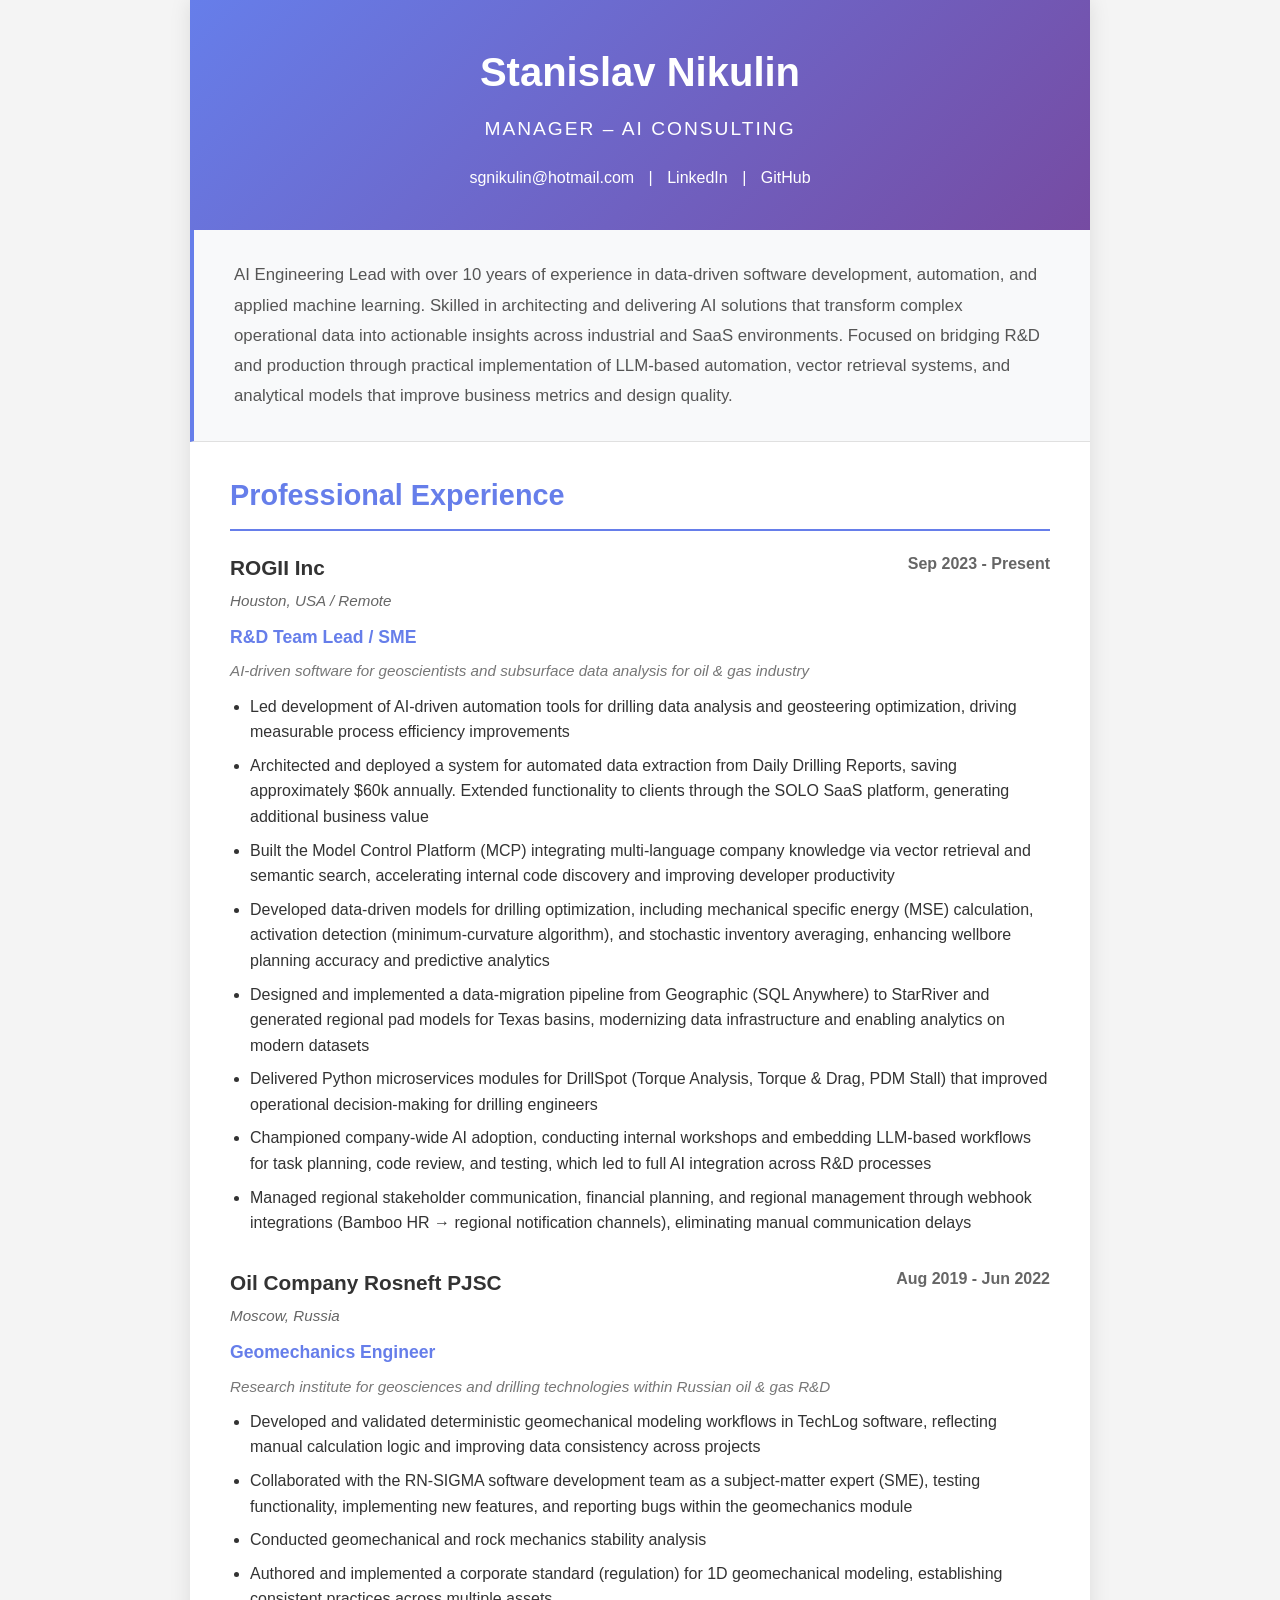
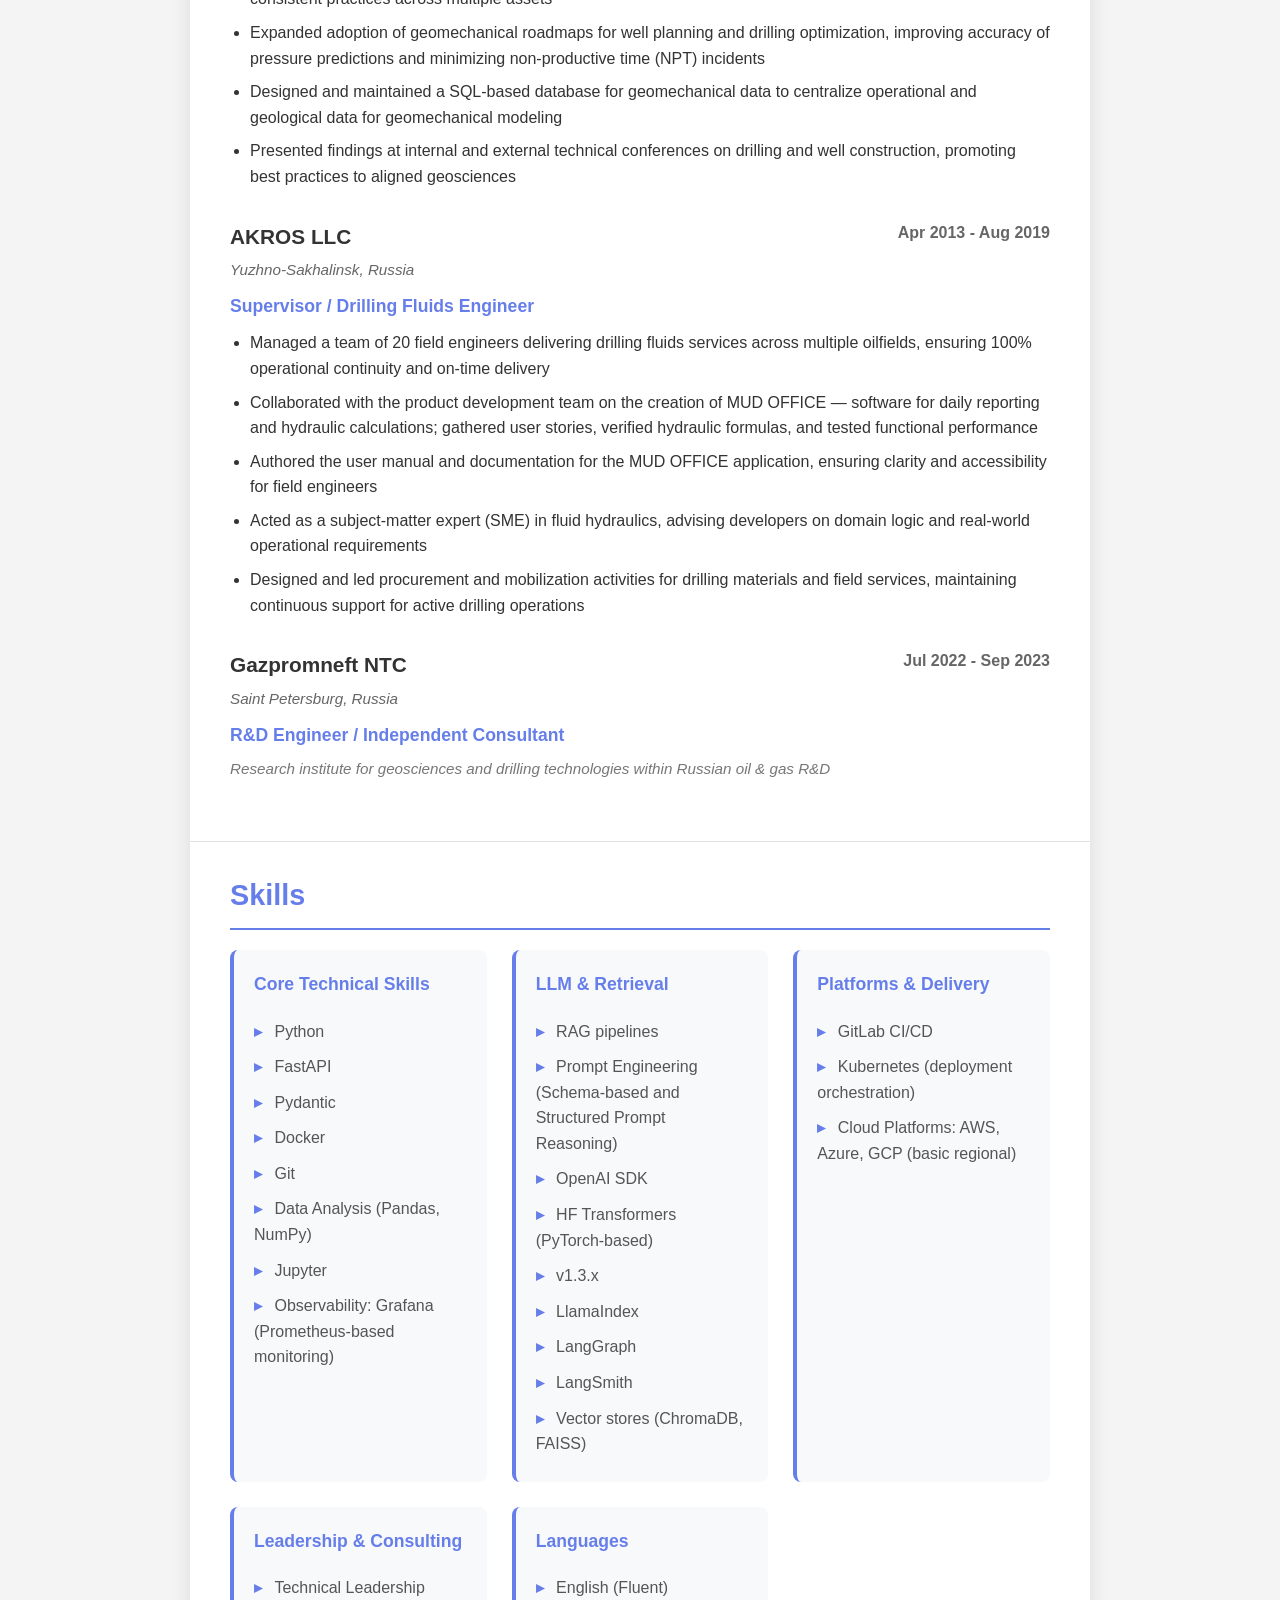
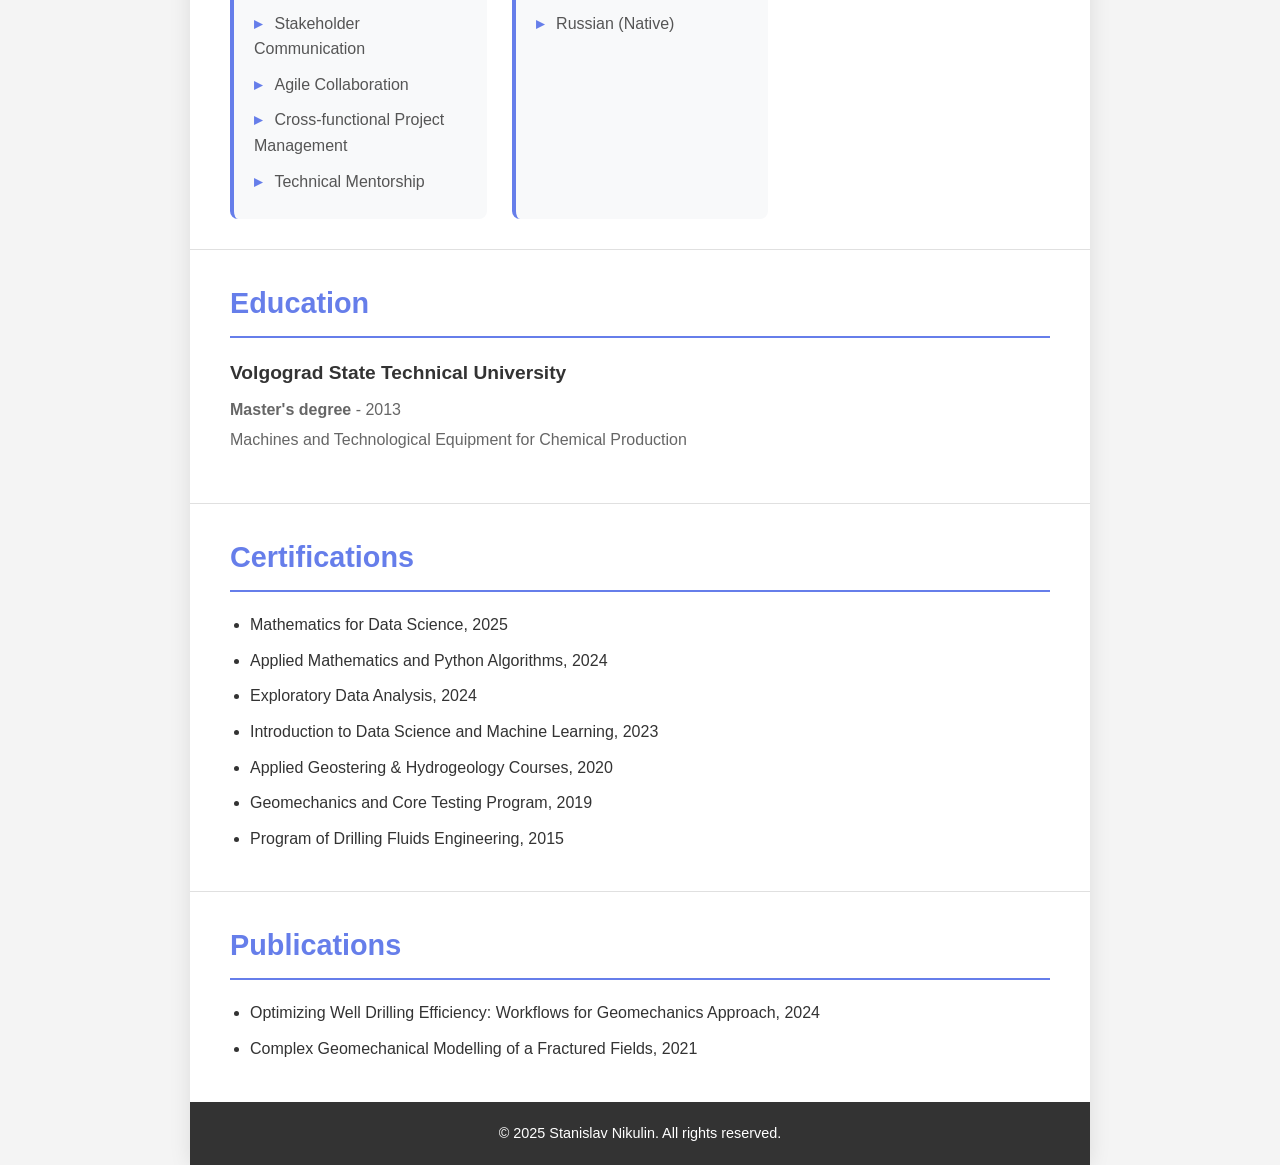
<file: index.html>
<!DOCTYPE html>
<html lang="en">
<head>
    <meta charset="UTF-8">
    <meta name="viewport" content="width=device-width, initial-scale=1.0">
    <meta name="description" content="Stanislav Nikulin - AI Engineering Lead with 10+ years of experience in data-driven software development, automation, and applied machine learning">
    <meta property="og:title" content="Stanislav Nikulin - AI Consulting Manager">
    <meta property="og:description" content="AI Engineering Lead with 10+ years of experience in data-driven software development, automation, and applied machine learning">
    <meta property="og:type" content="website">
    <meta name="twitter:card" content="summary">
    <meta name="twitter:title" content="Stanislav Nikulin - AI Consulting Manager">
    <meta name="twitter:description" content="AI Engineering Lead with 10+ years of experience in data-driven software development">
    <title>Stanislav Nikulin - AI Consulting Manager</title>
    <link rel="stylesheet" href="./styles.css">
</head>
<body>
    <div class="container">
        <!-- Header Section -->
        <header>
            <h1>Stanislav Nikulin</h1>
            <p class="subtitle">MANAGER – AI CONSULTING</p>
            <div class="contact-info">
                <a href="mailto:sgnikulin@hotmail.com">sgnikulin@hotmail.com</a>
                <span class="separator">|</span>
                <a href="https://www.linkedin.com/in/stanislav-nikulin-" target="_blank">LinkedIn</a>
                <span class="separator">|</span>
                <a href="https://github.com/Devenir-Glorieux" target="_blank">GitHub</a>
            </div>
        </header>

        <!-- Summary Section -->
        <section class="summary">
            <p>AI Engineering Lead with over 10 years of experience in data-driven software development, automation, and applied machine learning. Skilled in architecting and delivering AI solutions that transform complex operational data into actionable insights across industrial and SaaS environments. Focused on bridging R&D and production through practical implementation of LLM-based automation, vector retrieval systems, and analytical models that improve business metrics and design quality.</p>
        </section>

        <!-- Professional Experience Section -->
        <section class="experience">
            <h2>Professional Experience</h2>
            
            <div class="job">
                <div class="job-header">
                    <div>
                        <h3>ROGII Inc</h3>
                        <p class="location">Houston, USA / Remote</p>
                    </div>
                    <p class="date">Sep 2023 - Present</p>
                </div>
                <h4>R&D Team Lead / SME</h4>
                <p class="job-description">AI-driven software for geoscientists and subsurface data analysis for oil & gas industry</p>
                <ul>
                    <li>Led development of AI-driven automation tools for drilling data analysis and geosteering optimization, driving measurable process efficiency improvements</li>
                    <li>Architected and deployed a system for automated data extraction from Daily Drilling Reports, saving approximately $60k annually. Extended functionality to clients through the SOLO SaaS platform, generating additional business value</li>
                    <li>Built the Model Control Platform (MCP) integrating multi-language company knowledge via vector retrieval and semantic search, accelerating internal code discovery and improving developer productivity</li>
                    <li>Developed data-driven models for drilling optimization, including mechanical specific energy (MSE) calculation, activation detection (minimum-curvature algorithm), and stochastic inventory averaging, enhancing wellbore planning accuracy and predictive analytics</li>
                    <li>Designed and implemented a data-migration pipeline from Geographic (SQL Anywhere) to StarRiver and generated regional pad models for Texas basins, modernizing data infrastructure and enabling analytics on modern datasets</li>
                    <li>Delivered Python microservices modules for DrillSpot (Torque Analysis, Torque & Drag, PDM Stall) that improved operational decision-making for drilling engineers</li>
                    <li>Championed company-wide AI adoption, conducting internal workshops and embedding LLM-based workflows for task planning, code review, and testing, which led to full AI integration across R&D processes</li>
                    <li>Managed regional stakeholder communication, financial planning, and regional management through webhook integrations (Bamboo HR → regional notification channels), eliminating manual communication delays</li>
                </ul>
            </div>

            <div class="job">
                <div class="job-header">
                    <div>
                        <h3>Oil Company Rosneft PJSC</h3>
                        <p class="location">Moscow, Russia</p>
                    </div>
                    <p class="date">Aug 2019 - Jun 2022</p>
                </div>
                <h4>Geomechanics Engineer</h4>
                <p class="job-description">Research institute for geosciences and drilling technologies within Russian oil & gas R&D</p>
                <ul>
                    <li>Developed and validated deterministic geomechanical modeling workflows in TechLog software, reflecting manual calculation logic and improving data consistency across projects</li>
                    <li>Collaborated with the RN-SIGMA software development team as a subject-matter expert (SME), testing functionality, implementing new features, and reporting bugs within the geomechanics module</li>
                    <li>Conducted geomechanical and rock mechanics stability analysis</li>
                    <li>Authored and implemented a corporate standard (regulation) for 1D geomechanical modeling, establishing consistent practices across multiple assets</li>
                    <li>Expanded adoption of geomechanical roadmaps for well planning and drilling optimization, improving accuracy of pressure predictions and minimizing non-productive time (NPT) incidents</li>
                    <li>Designed and maintained a SQL-based database for geomechanical data to centralize operational and geological data for geomechanical modeling</li>
                    <li>Presented findings at internal and external technical conferences on drilling and well construction, promoting best practices to aligned geosciences</li>
                </ul>
            </div>

            <div class="job">
                <div class="job-header">
                    <div>
                        <h3>AKROS LLC</h3>
                        <p class="location">Yuzhno-Sakhalinsk, Russia</p>
                    </div>
                    <p class="date">Apr 2013 - Aug 2019</p>
                </div>
                <h4>Supervisor / Drilling Fluids Engineer</h4>
                <ul>
                    <li>Managed a team of 20 field engineers delivering drilling fluids services across multiple oilfields, ensuring 100% operational continuity and on-time delivery</li>
                    <li>Collaborated with the product development team on the creation of MUD OFFICE — software for daily reporting and hydraulic calculations; gathered user stories, verified hydraulic formulas, and tested functional performance</li>
                    <li>Authored the user manual and documentation for the MUD OFFICE application, ensuring clarity and accessibility for field engineers</li>
                    <li>Acted as a subject-matter expert (SME) in fluid hydraulics, advising developers on domain logic and real-world operational requirements</li>
                    <li>Designed and led procurement and mobilization activities for drilling materials and field services, maintaining continuous support for active drilling operations</li>
                </ul>
            </div>

            <div class="job">
                <div class="job-header">
                    <div>
                        <h3>Gazpromneft NTC</h3>
                        <p class="location">Saint Petersburg, Russia</p>
                    </div>
                    <p class="date">Jul 2022 - Sep 2023</p>
                </div>
                <h4>R&D Engineer / Independent Consultant</h4>
                <p class="job-description">Research institute for geosciences and drilling technologies within Russian oil & gas R&D</p>
            </div>
        </section>

        <!-- Skills Section -->
        <section class="skills">
            <h2>Skills</h2>
            
            <div class="skills-grid">
                <div class="skill-category">
                    <h3>Core Technical Skills</h3>
                    <ul>
                        <li>Python</li>
                        <li>FastAPI</li>
                        <li>Pydantic</li>
                        <li>Docker</li>
                        <li>Git</li>
                        <li>Data Analysis (Pandas, NumPy)</li>
                        <li>Jupyter</li>
                        <li>Observability: Grafana (Prometheus-based monitoring)</li>
                    </ul>
                </div>

                <div class="skill-category">
                    <h3>LLM & Retrieval</h3>
                    <ul>
                        <li>RAG pipelines</li>
                        <li>Prompt Engineering (Schema-based and Structured Prompt Reasoning)</li>
                        <li>OpenAI SDK</li>
                        <li>HF Transformers (PyTorch-based)</li>
                        <li>v1.3.x</li>
                        <li>LlamaIndex</li>
                        <li>LangGraph</li>
                        <li>LangSmith</li>
                        <li>Vector stores (ChromaDB, FAISS)</li>
                    </ul>
                </div>

                <div class="skill-category">
                    <h3>Platforms & Delivery</h3>
                    <ul>
                        <li>GitLab CI/CD</li>
                        <li>Kubernetes (deployment orchestration)</li>
                        <li>Cloud Platforms: AWS, Azure, GCP (basic regional)</li>
                    </ul>
                </div>

                <div class="skill-category">
                    <h3>Leadership & Consulting</h3>
                    <ul>
                        <li>Technical Leadership</li>
                        <li>Stakeholder Communication</li>
                        <li>Agile Collaboration</li>
                        <li>Cross-functional Project Management</li>
                        <li>Technical Mentorship</li>
                    </ul>
                </div>

                <div class="skill-category">
                    <h3>Languages</h3>
                    <ul>
                        <li>English (Fluent)</li>
                        <li>Russian (Native)</li>
                    </ul>
                </div>
            </div>
        </section>

        <!-- Education Section -->
        <section class="education">
            <h2>Education</h2>
            <div class="education-item">
                <h3>Volgograd State Technical University</h3>
                <p><strong>Master's degree</strong> - 2013</p>
                <p>Machines and Technological Equipment for Chemical Production</p>
            </div>
        </section>

        <!-- Certifications Section -->
        <section class="certifications">
            <h2>Certifications</h2>
            <ul>
                <li>Mathematics for Data Science, 2025</li>
                <li>Applied Mathematics and Python Algorithms, 2024</li>
                <li>Exploratory Data Analysis, 2024</li>
                <li>Introduction to Data Science and Machine Learning, 2023</li>
                <li>Applied Geostering & Hydrogeology Courses, 2020</li>
                <li>Geomechanics and Core Testing Program, 2019</li>
                <li>Program of Drilling Fluids Engineering, 2015</li>
            </ul>
        </section>

        <!-- Publications Section -->
        <section class="publications">
            <h2>Publications</h2>
            <ul>
                <li>Optimizing Well Drilling Efficiency: Workflows for Geomechanics Approach, 2024</li>
                <li>Complex Geomechanical Modelling of a Fractured Fields, 2021</li>
            </ul>
        </section>

        <!-- Footer -->
        <footer>
            <p>&copy; 2025 Stanislav Nikulin. All rights reserved.</p>
        </footer>
    </div>
</body>
</html>
</file>
<file: styles.css>
/* Reset and Base Styles */
* {
    margin: 0;
    padding: 0;
    box-sizing: border-box;
}

body {
    font-family: 'Segoe UI', Tahoma, Geneva, Verdana, sans-serif;
    line-height: 1.6;
    color: #333;
    background-color: #f4f4f4;
}

.container {
    max-width: 900px;
    margin: 0 auto;
    background-color: white;
    box-shadow: 0 0 20px rgba(0, 0, 0, 0.1);
}

/* Header Styles */
header {
    background: linear-gradient(135deg, #667eea 0%, #764ba2 100%);
    color: white;
    padding: 40px;
    text-align: center;
}

header h1 {
    font-size: 2.5em;
    margin-bottom: 10px;
    font-weight: 600;
}

.subtitle {
    font-size: 1.2em;
    margin-bottom: 20px;
    letter-spacing: 2px;
    font-weight: 300;
}

.contact-info {
    font-size: 1em;
    margin-top: 15px;
}

.contact-info a {
    color: white;
    text-decoration: none;
    transition: opacity 0.3s;
}

.contact-info a:hover {
    opacity: 0.8;
    text-decoration: underline;
}

.separator {
    margin: 0 10px;
}

/* Summary Section */
.summary {
    padding: 30px 40px;
    background-color: #f8f9fa;
    border-left: 4px solid #667eea;
}

.summary p {
    font-size: 1.05em;
    line-height: 1.8;
    color: #555;
}

/* Section Styles */
section {
    padding: 30px 40px;
    border-bottom: 1px solid #e0e0e0;
}

section:last-of-type {
    border-bottom: none;
}

h2 {
    color: #667eea;
    font-size: 1.8em;
    margin-bottom: 20px;
    padding-bottom: 10px;
    border-bottom: 2px solid #667eea;
}

/* Experience Section */
.job {
    margin-bottom: 30px;
}

.job-header {
    display: flex;
    justify-content: space-between;
    align-items: flex-start;
    margin-bottom: 10px;
}

.job h3 {
    color: #333;
    font-size: 1.3em;
    margin-bottom: 5px;
}

.job h4 {
    color: #667eea;
    font-size: 1.1em;
    margin-bottom: 8px;
    font-weight: 600;
}

.location {
    color: #666;
    font-style: italic;
    font-size: 0.95em;
}

.date {
    color: #666;
    font-weight: 600;
    white-space: nowrap;
}

.job-description {
    color: #777;
    font-style: italic;
    margin-bottom: 10px;
    font-size: 0.95em;
}

.job ul {
    margin-left: 20px;
    margin-top: 10px;
}

.job li {
    margin-bottom: 8px;
    line-height: 1.6;
}

/* Skills Section */
.skills-grid {
    display: grid;
    grid-template-columns: repeat(auto-fit, minmax(250px, 1fr));
    gap: 25px;
}

.skill-category {
    background-color: #f8f9fa;
    padding: 20px;
    border-radius: 8px;
    border-left: 4px solid #667eea;
}

.skill-category h3 {
    color: #667eea;
    font-size: 1.1em;
    margin-bottom: 15px;
}

.skill-category ul {
    list-style: none;
}

.skill-category li {
    padding: 5px 0;
    color: #555;
}

.skill-category li:before {
    content: "▸ ";
    color: #667eea;
    font-weight: bold;
    margin-right: 8px;
}

/* Education Section */
.education-item {
    margin-bottom: 20px;
}

.education-item h3 {
    color: #333;
    font-size: 1.2em;
    margin-bottom: 8px;
}

.education-item p {
    color: #666;
    margin-bottom: 5px;
}

/* Certifications Section */
.certifications ul,
.publications ul {
    margin-left: 20px;
}

.certifications li,
.publications li {
    margin-bottom: 10px;
    line-height: 1.6;
}

.publications a {
    color: #667eea;
    text-decoration: none;
    transition: color 0.3s;
}

.publications a:hover {
    color: #764ba2;
    text-decoration: underline;
}

/* Footer */
footer {
    background-color: #333;
    color: white;
    text-align: center;
    padding: 20px;
    font-size: 0.9em;
}

/* Responsive Design */
@media (max-width: 768px) {
    .container {
        margin: 0;
    }

    header {
        padding: 30px 20px;
    }

    header h1 {
        font-size: 2em;
    }

    section {
        padding: 20px;
    }

    .job-header {
        flex-direction: column;
    }

    .date {
        margin-top: 5px;
    }

    .skills-grid {
        grid-template-columns: 1fr;
    }
}

@media print {
    body {
        background-color: white;
    }

    .container {
        box-shadow: none;
    }

    header {
        background: #667eea;
        -webkit-print-color-adjust: exact;
        print-color-adjust: exact;
    }
}
</file>
